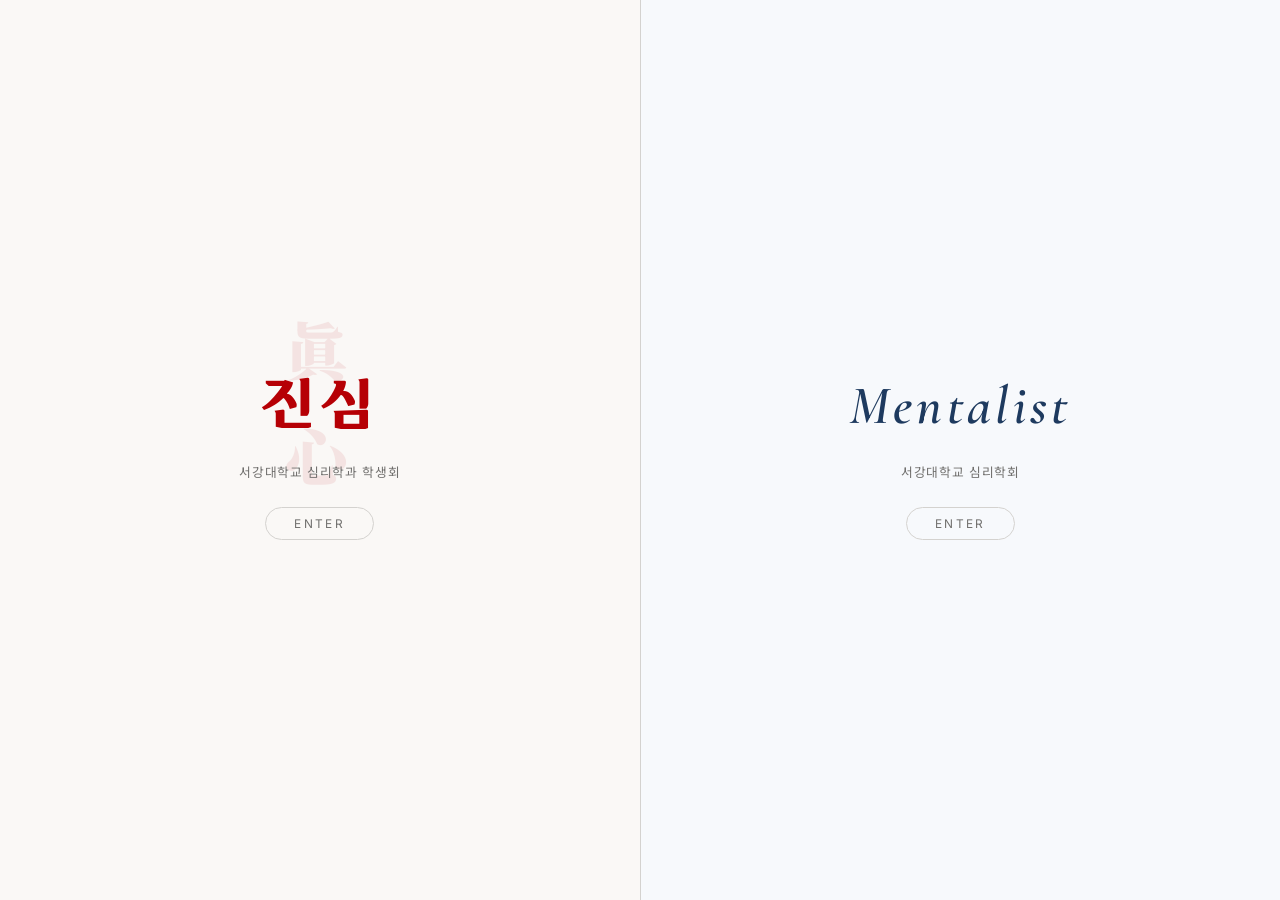
<file: index.html>
<!DOCTYPE html>
<html lang="ko">
<head>
  <meta charset="UTF-8">
  <meta name="viewport" content="width=device-width, initial-scale=1.0">
  <title>멘탈+진심 | 서강대학교 심리학과</title>
  <meta name="description" content="서강대학교 심리학과 학생회 진심 · 심리학회 Mentalist">

  <!-- Fonts -->
  <link rel="preconnect" href="https://fonts.googleapis.com">
  <link rel="preconnect" href="https://fonts.gstatic.com" crossorigin>
  <link href="https://fonts.googleapis.com/css2?family=Cormorant+Garamond:ital,wght@0,400;0,600;1,400;1,600&family=Inter:wght@400;500;600&family=Noto+Sans+KR:wght@400;500;600;700&family=Noto+Serif+KR:wght@600;700;900&display=swap" rel="stylesheet">

  <link rel="stylesheet" href="css/style.css">
</head>
<body>

  <div class="split-page">

    <!-- 진심 -->
    <div class="split-side split-side--jinsim" data-target="jinsim.html">
      <div class="split-logo split-logo--jinsim logo-jinsim-layered">
        <span class="logo-hanja">眞心</span>
        <span class="logo-hangul">진심</span>
      </div>
      <div class="split-subtitle">서강대학교 심리학과 학생회</div>
      <button class="split-btn">Enter</button>
    </div>

    <!-- Divider -->
    <div class="split-divider"></div>

    <!-- Mentalist -->
    <div class="split-side split-side--mentalist" data-target="mentalist.html">
      <div class="split-logo split-logo--mentalist">Mentalist</div>
      <div class="split-subtitle">서강대학교 심리학회</div>
      <button class="split-btn">Enter</button>
    </div>

  </div>

  <script src="js/main.js"></script>
</body>
</html>
</file>
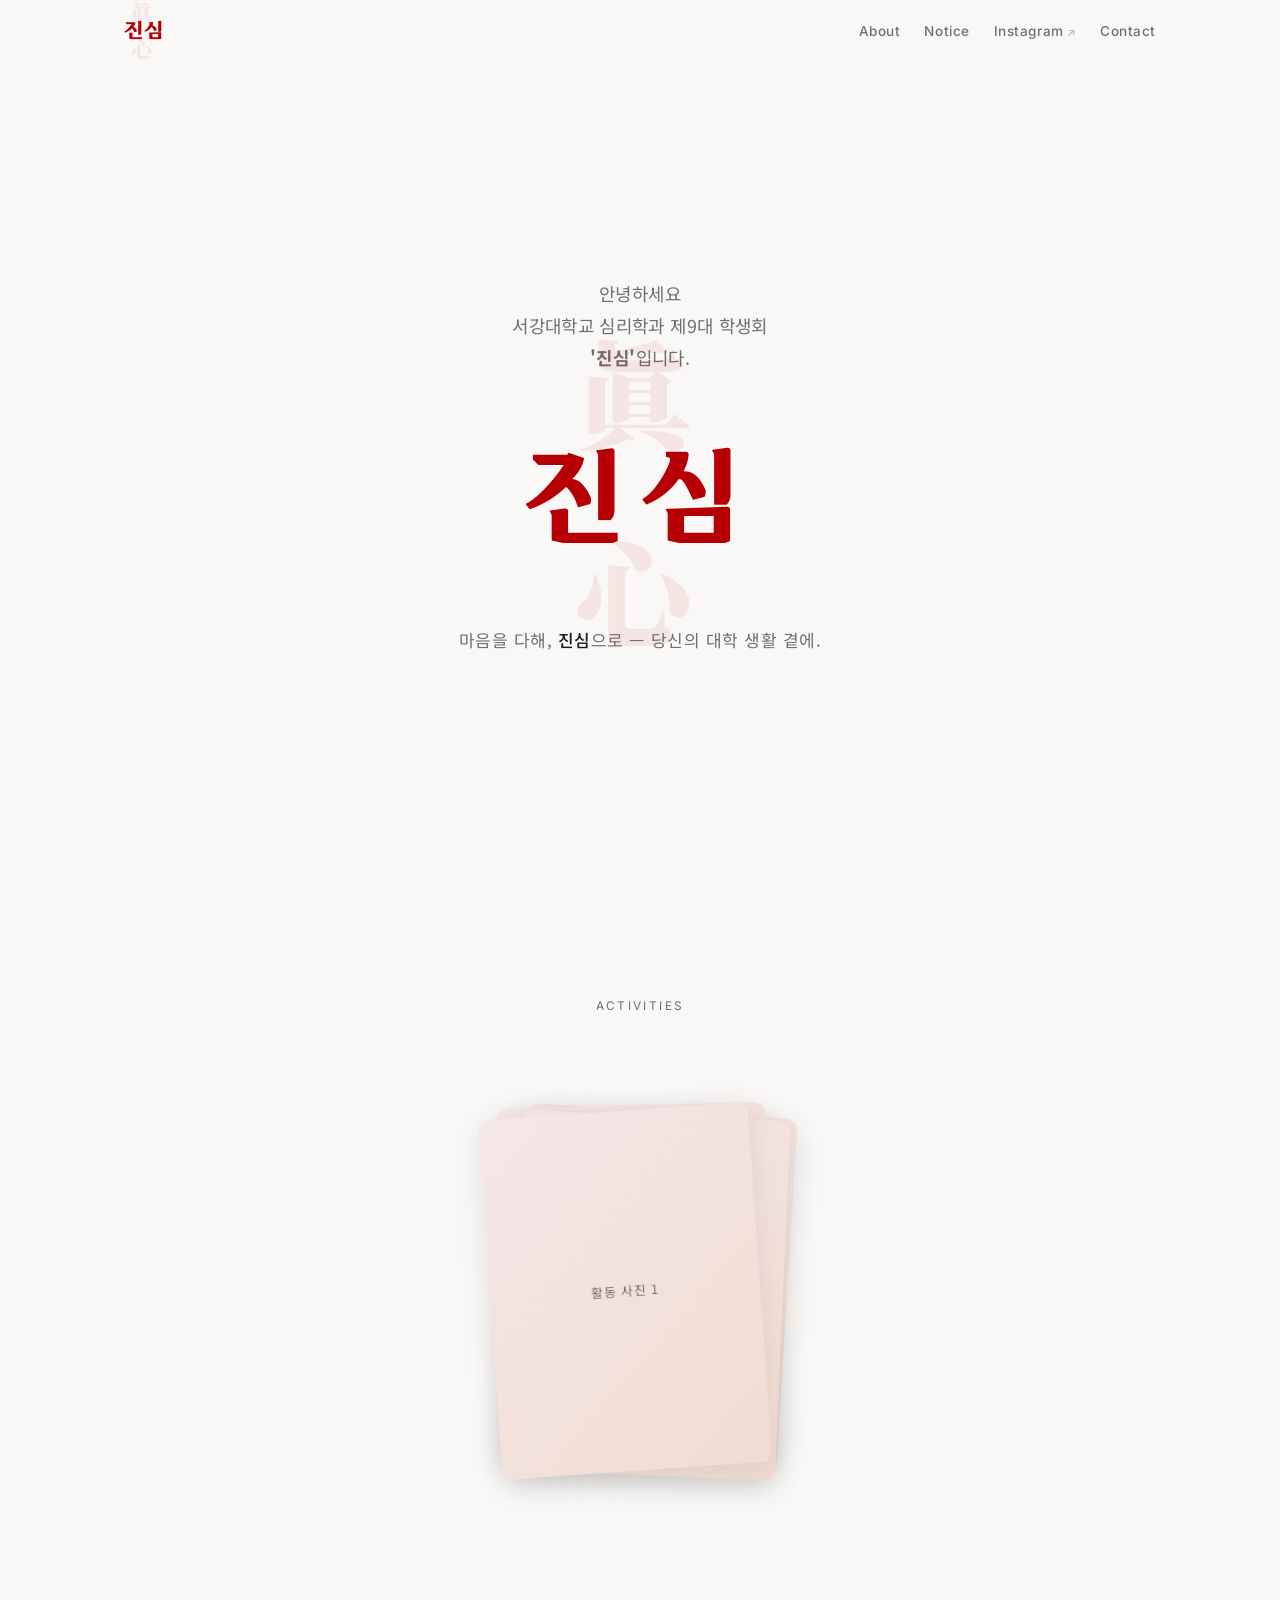
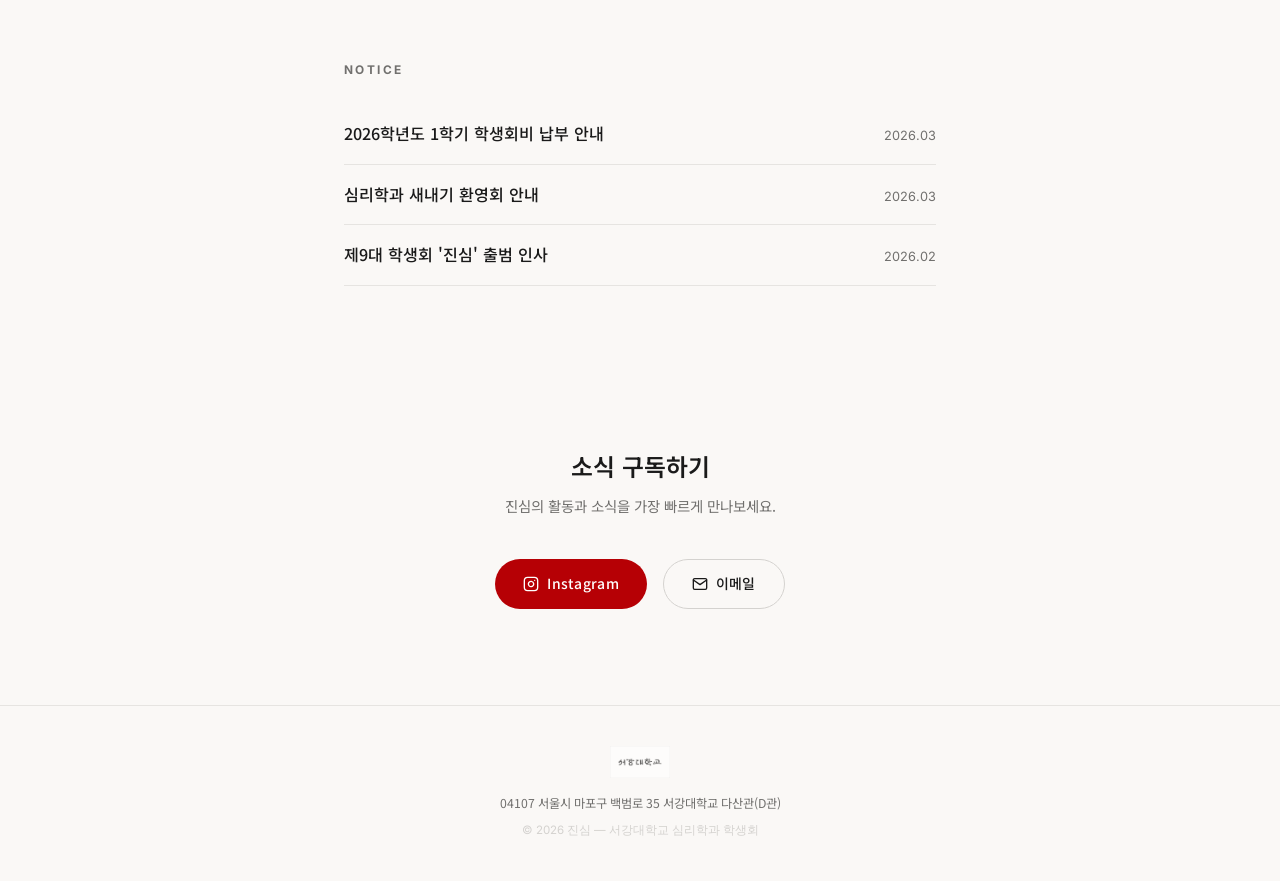
<file: jinsim.html>
<!DOCTYPE html>
<html lang="ko">
<head>
  <meta charset="UTF-8">
  <meta name="viewport" content="width=device-width, initial-scale=1.0">
  <title>진심 | 서강대학교 심리학과 학생회</title>
  <meta name="description" content="서강대학교 심리학과 제9대 학생회 '진심'">

  <!-- Fonts -->
  <link rel="preconnect" href="https://fonts.googleapis.com">
  <link rel="preconnect" href="https://fonts.gstatic.com" crossorigin>
  <link href="https://fonts.googleapis.com/css2?family=Cormorant+Garamond:ital,wght@0,400;0,600;1,400;1,600&family=Inter:wght@400;500;600&family=Noto+Sans+KR:wght@400;500;600;700&family=Noto+Serif+KR:wght@600;700;900&display=swap" rel="stylesheet">

  <link rel="stylesheet" href="css/style.css">
</head>
<body class="page-jinsim">

  <!-- Header -->
  <header class="site-header">
    <div class="header-inner">
      <a href="jinsim.html" class="header-logo header-logo--jinsim logo-jinsim-layered">
        <span class="logo-hanja">眞心</span>
        <span class="logo-hangul">진심</span>
      </a>

      <nav class="header-nav">
        <a href="#about">About</a>
        <a href="#notice">Notice</a>
        <a href="https://www.instagram.com/sogangpsy_official" target="_blank" rel="noopener">Instagram <span class="ext-icon">↗</span></a>
        <a href="#contact">Contact</a>
      </nav>

      <button class="menu-toggle" aria-label="메뉴 열기">
        <span></span><span></span><span></span>
      </button>
    </div>
  </header>

  <!-- Mobile Nav -->
  <nav class="mobile-nav">
    <a href="#about">About</a>
    <a href="#notice">Notice</a>
    <a href="https://www.instagram.com/sogangpsy_official" target="_blank" rel="noopener">Instagram <span class="ext-icon">↗</span></a>
    <a href="#contact">Contact</a>
  </nav>

  <!-- Hero / About -->
  <section id="about" class="hero">
    <p class="hero-greeting">
      안녕하세요<br>
      서강대학교 심리학과 제9대 학생회<br>
      <strong>'진심'</strong>입니다.
    </p>
    <div class="hero-logo hero-logo--jinsim logo-jinsim-layered">
      <span class="logo-hanja">眞心</span>
      <span class="logo-hangul">진심</span>
    </div>
    <p class="hero-slogan">
      마음을 다해, <em>진심</em>으로 — 당신의 대학 생활 곁에.
    </p>
  </section>

  <!-- Activity Photos -->
  <section class="gallery-section">
    <p class="gallery-label reveal">Activities</p>
    <div class="photo-gallery">
      <div class="photo-card">
        <div class="photo-placeholder photo-placeholder--jinsim">활동 사진 1</div>
      </div>
      <div class="photo-card">
        <div class="photo-placeholder photo-placeholder--jinsim">활동 사진 2</div>
      </div>
      <div class="photo-card">
        <div class="photo-placeholder photo-placeholder--jinsim">활동 사진 3</div>
      </div>
      <div class="photo-card">
        <div class="photo-placeholder photo-placeholder--jinsim">활동 사진 4</div>
      </div>
    </div>
  </section>

  <!-- Notice -->
  <section id="notice" class="notice-section">
    <h3>Notice</h3>
    <div class="notice-item">
      <span class="notice-title">2026학년도 1학기 학생회비 납부 안내</span>
      <span class="notice-date">2026.03</span>
    </div>
    <div class="notice-item">
      <span class="notice-title">심리학과 새내기 환영회 안내</span>
      <span class="notice-date">2026.03</span>
    </div>
    <div class="notice-item">
      <span class="notice-title">제9대 학생회 '진심' 출범 인사</span>
      <span class="notice-date">2026.02</span>
    </div>
  </section>

  <!-- Subscribe / Contact -->
  <section id="contact" class="subscribe-section reveal">
    <h2>소식 구독하기</h2>
    <p>진심의 활동과 소식을 가장 빠르게 만나보세요.</p>
    <div class="subscribe-buttons">
      <a href="https://www.instagram.com/sogangpsy_official" target="_blank" rel="noopener" class="btn btn-jinsim">
        <svg viewBox="0 0 24 24" fill="none" stroke="currentColor" stroke-width="2" stroke-linecap="round" stroke-linejoin="round"><rect x="2" y="2" width="20" height="20" rx="5" ry="5"/><path d="M16 11.37A4 4 0 1 1 12.63 8 4 4 0 0 1 16 11.37z"/><line x1="17.5" y1="6.5" x2="17.51" y2="6.5"/></svg>
        Instagram
      </a>
      <a href="mailto:jinsim@sogang.ac.kr" class="btn btn-outline">
        <svg viewBox="0 0 24 24" fill="none" stroke="currentColor" stroke-width="2" stroke-linecap="round" stroke-linejoin="round"><path d="M4 4h16c1.1 0 2 .9 2 2v12c0 1.1-.9 2-2 2H4c-1.1 0-2-.9-2-2V6c0-1.1.9-2 2-2z"/><polyline points="22,6 12,13 2,6"/></svg>
        이메일
      </a>
    </div>
  </section>

  <!-- Footer -->
  <footer class="site-footer">
    <div class="footer-inner">
      <img src="images/sogang-logo-kr.png" alt="서강대학교" class="footer-sogang-logo">
      <p class="footer-address">
        04107 서울시 마포구 백범로 35 서강대학교 다산관(D관)
      </p>
      <p class="footer-copy">&copy; 2026 진심 — 서강대학교 심리학과 학생회</p>
    </div>
  </footer>

  <script src="js/main.js"></script>
</body>
</html>
</file>
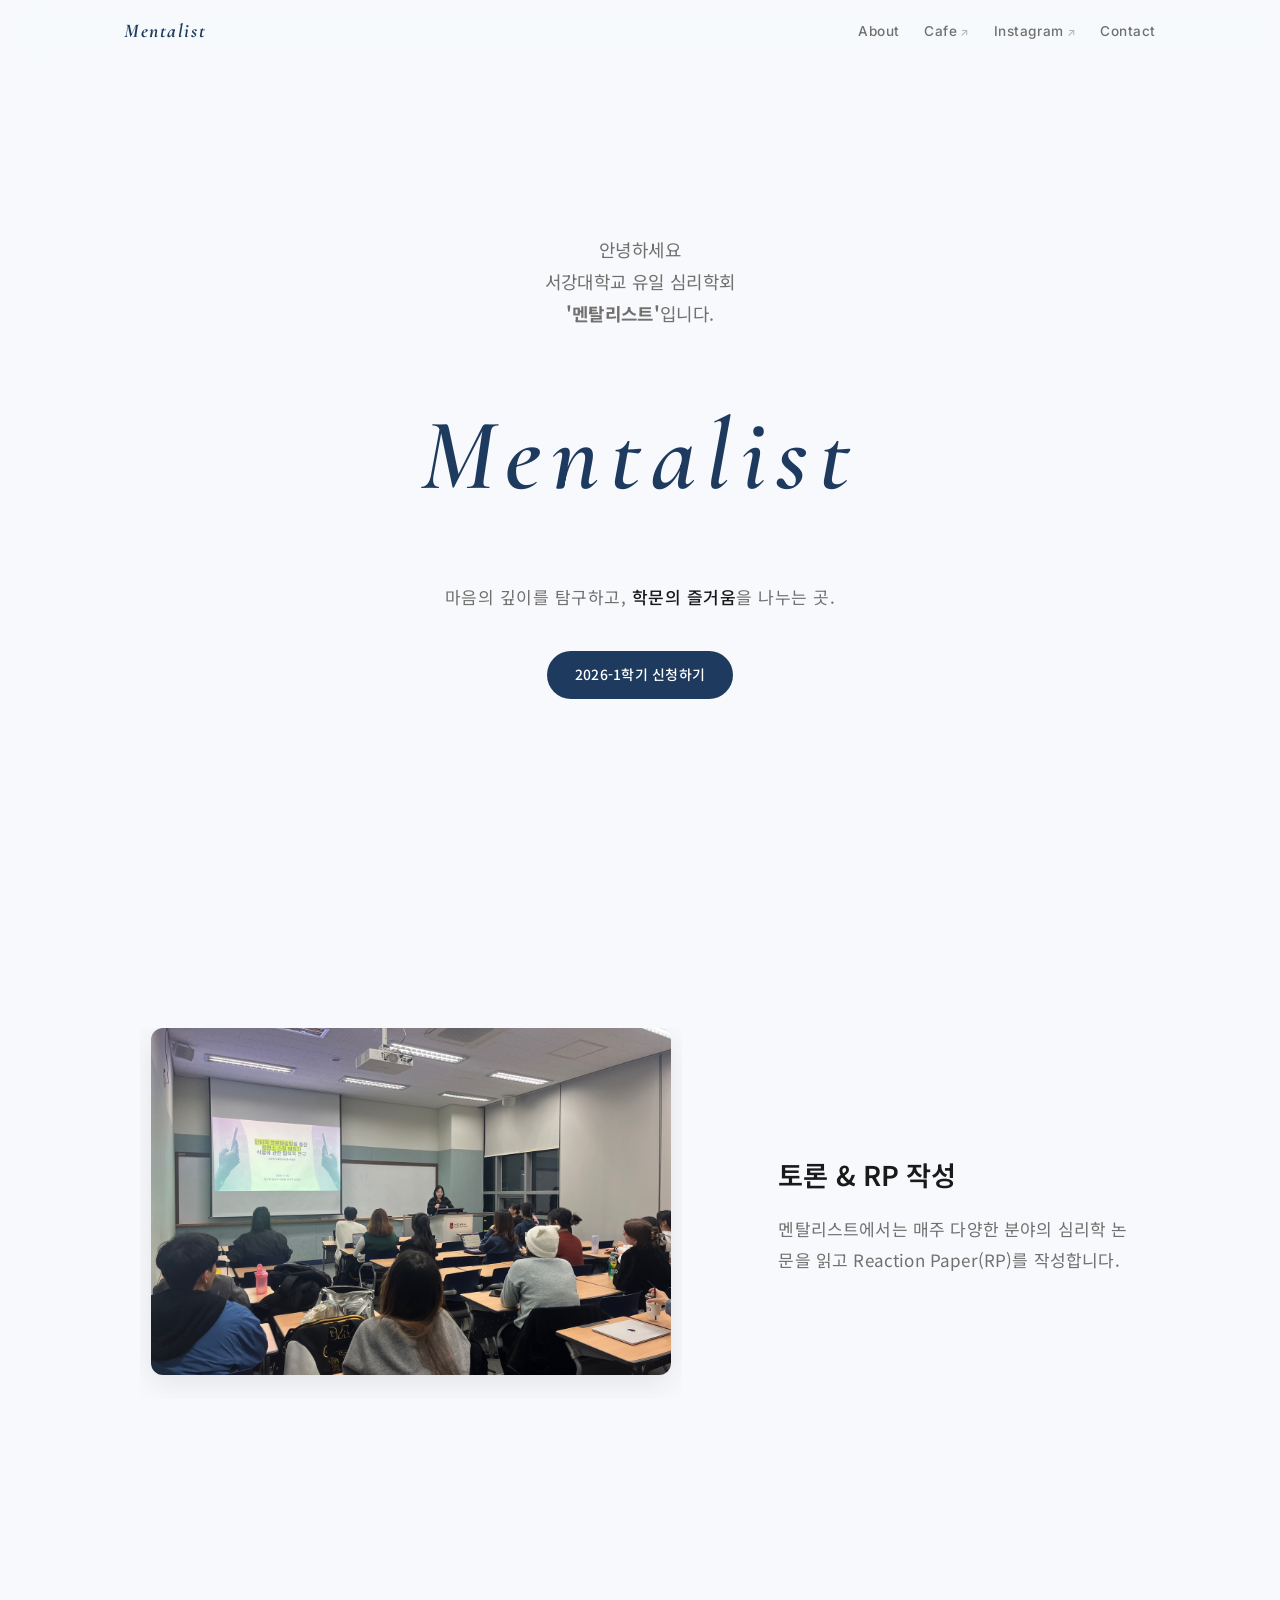
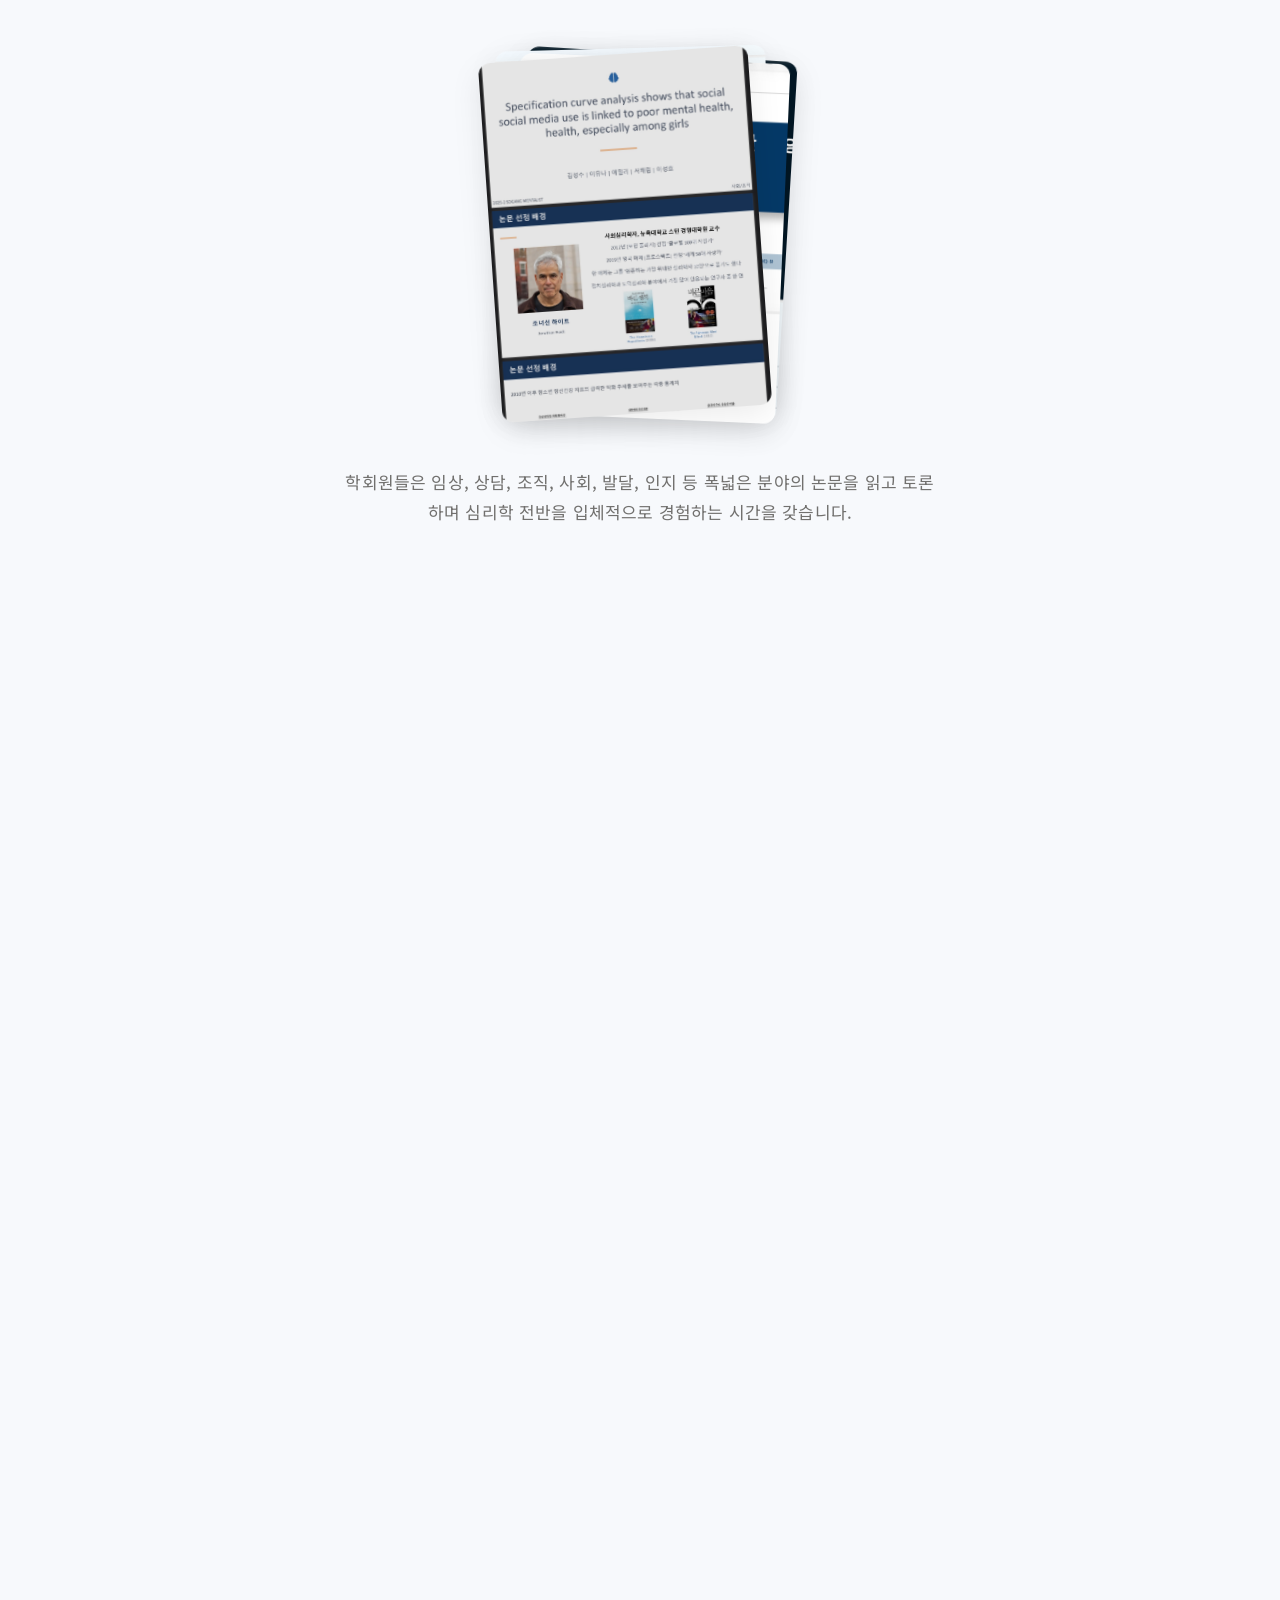
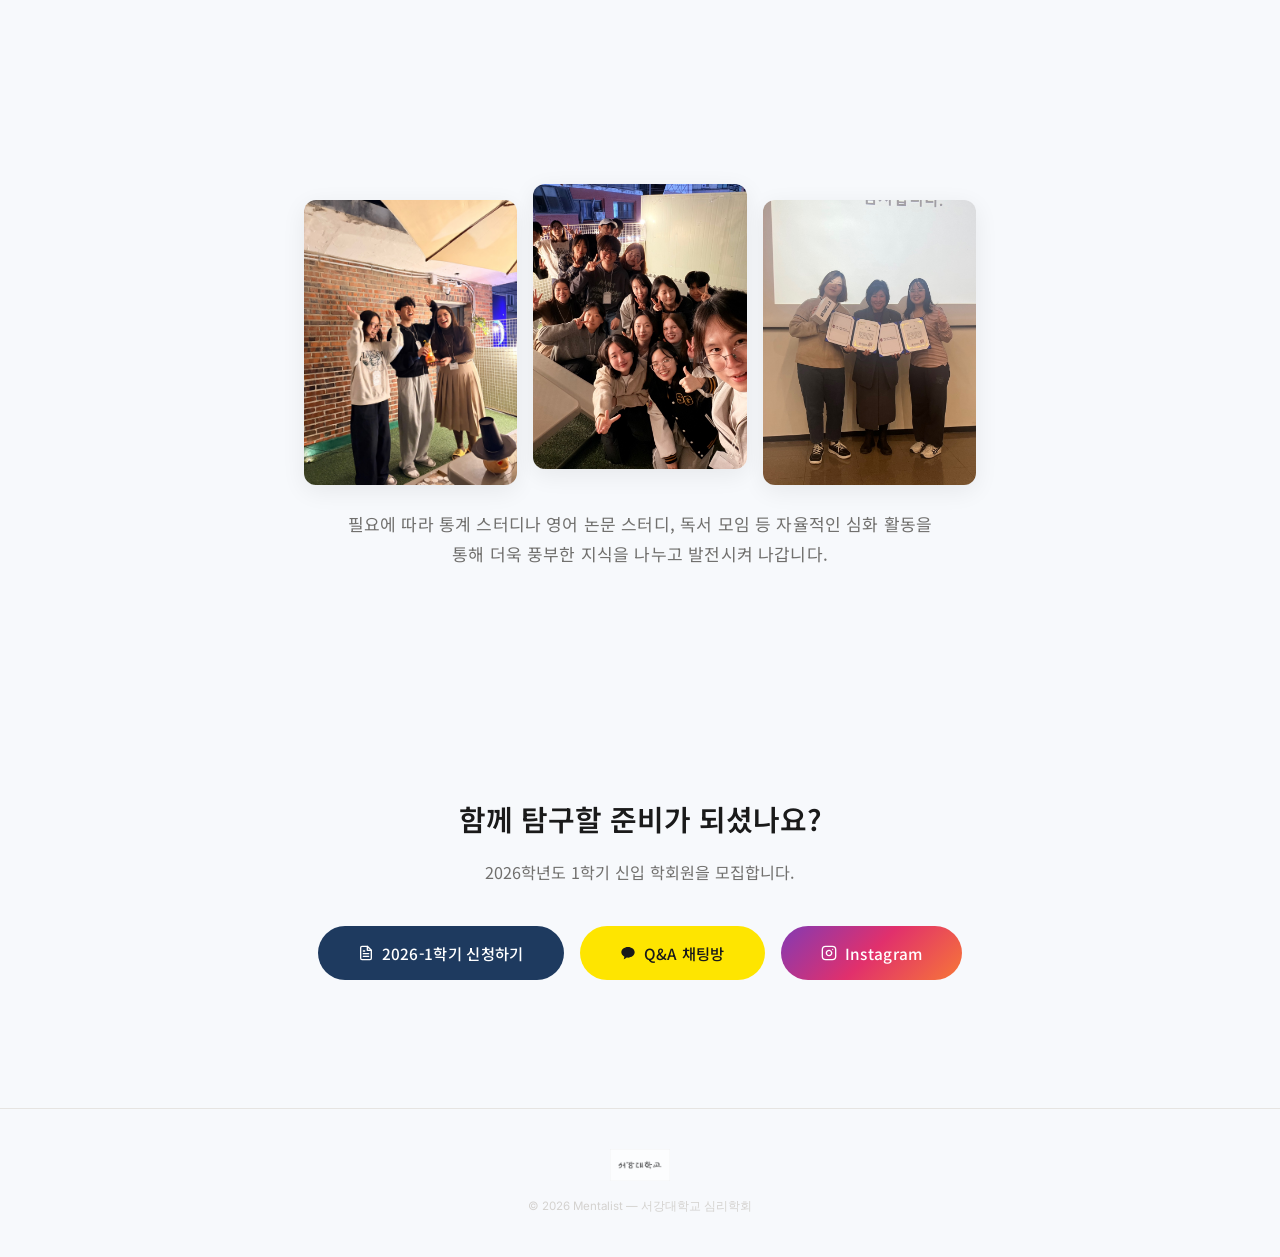
<file: mentalist.html>
<!DOCTYPE html>
<html lang="ko">
<head>
  <meta charset="UTF-8">
  <meta name="viewport" content="width=device-width, initial-scale=1.0">
  <title>Mentalist | 서강대학교 심리학회</title>
  <meta name="description" content="서강대학교 심리학회 Mentalist — 마음을 탐구하는 학술 공동체">

  <!-- Fonts -->
  <link rel="preconnect" href="https://fonts.googleapis.com">
  <link rel="preconnect" href="https://fonts.gstatic.com" crossorigin>
  <link href="https://fonts.googleapis.com/css2?family=Cormorant+Garamond:ital,wght@0,400;0,600;1,400;1,600&family=Inter:wght@400;500;600&family=Noto+Sans+KR:wght@400;500;600;700&family=Noto+Serif+KR:wght@600;700;900&display=swap" rel="stylesheet">

  <link rel="stylesheet" href="css/style.css">
</head>
<body class="page-mentalist">

  <!-- Header -->
  <header class="site-header">
    <div class="header-inner">
      <a href="mentalist.html" class="header-logo header-logo--mentalist">Mentalist</a>

      <nav class="header-nav">
        <a href="#about">About</a>
        <a href="https://cafe.naver.com/2302mentalist" target="_blank" rel="noopener">Cafe <span class="ext-icon">↗</span></a>
        <a href="https://www.instagram.com/mentalist_sogang" target="_blank" rel="noopener">Instagram <span class="ext-icon">↗</span></a>
        <a href="#contact">Contact</a>
      </nav>

      <button class="menu-toggle" aria-label="메뉴 열기">
        <span></span><span></span><span></span>
      </button>
    </div>
  </header>

  <!-- Mobile Nav -->
  <nav class="mobile-nav">
    <a href="#about">About</a>
    <a href="https://cafe.naver.com/2302mentalist" target="_blank" rel="noopener">Cafe <span class="ext-icon">↗</span></a>
    <a href="https://www.instagram.com/mentalist_sogang" target="_blank" rel="noopener">Instagram <span class="ext-icon">↗</span></a>
    <a href="#contact">Contact</a>
  </nav>

  <!-- Hero / About -->
  <section id="about" class="hero">
    <p class="hero-greeting">
      안녕하세요<br>
      서강대학교 유일 심리학회<br>
      <strong>'멘탈리스트'</strong>입니다.
    </p>
    <div class="hero-logo hero-logo--mentalist">Mentalist</div>
    <p class="hero-slogan">
      마음의 깊이를 탐구하고,<br class="mobile-br"> <em>학문의 즐거움</em>을 나누는 곳.
    </p>
    <a href="https://docs.google.com/forms/d/1fYGLmLWHrmZNyhk1BDpCgTgH7Wa9rkhxZ1Sx9X_Psvs/viewform" target="_blank" rel="noopener" class="btn btn-mentalist hero-cta">2026-1학기 신청하기</a>
  </section>

  <!-- 섹션 1: 토론 — 사진 왼쪽 | 텍스트 오른쪽 -->
  <section class="intro-side reveal-left">
    <div class="intro-side__media">
      <div class="intro__photos intro__photos--solo">
        <div class="intro__photo">
          <img src="images/mentalist/01-discussion/1.jpeg" alt="토론 활동">
        </div>
      </div>
    </div>
    <div class="intro-side__body">
      <h3 class="intro-side__title">토론 & RP 작성</h3>
      <p class="intro-side__desc">멘탈리스트에서는 매주 다양한 분야의 심리학 논문을 읽고 Reaction Paper(RP)를 작성합니다.</p>
    </div>
  </section>

  <!-- 섹션 2: 논문 분야 — 풀 와이드 (카드 스프레드) -->
  <section class="intro">
    <div class="photo-gallery">
      <div class="photo-card">
        <img src="images/mentalist/02-papers/KakaoTalk_Photo_2026-03-01-16-43-11 001.jpeg" alt="논문 읽기">
      </div>
      <div class="photo-card">
        <img src="images/mentalist/02-papers/스크린샷 2026-03-01 오후 5.30.50.png" alt="논문 분야">
      </div>
      <div class="photo-card">
        <img src="images/mentalist/02-papers/스크린샷 2026-03-01 오후 5.34.55.png" alt="논문 분야">
      </div>
      <div class="photo-card">
        <img src="images/mentalist/02-papers/스크린샷 2026-03-01 오후 6.32.47.png" alt="논문 분야">
      </div>
    </div>
    <p class="intro__text">학회원들은 임상, 상담, 조직, 사회, 발달, 인지 등 폭넓은 분야의 논문을 읽고 토론하며 심리학 전반을 입체적으로 경험하는 시간을 갖습니다.</p>
  </section>

  <!-- 섹션 3: 발제 — 텍스트 왼쪽 | 사진 오른쪽 (반전) -->
  <section class="intro-side intro-side--reverse reveal-right" style="margin-top: var(--space-2xl);">
    <div class="intro-side__media">
      <div class="intro__photos intro__photos--solo">
        <div class="intro__photo">
          <img src="images/mentalist/03-presentation/스크린샷 2026-03-01 오후 5.00.06.png" alt="발제 활동">
        </div>
      </div>
    </div>
    <div class="intro-side__body">
      <h3 class="intro-side__title">발제 & 논문 분석</h3>
      <p class="intro-side__desc">발제자는 논문을 직접 선정하고 분석합니다. 연구의 흐름과 방법론, 한계점 등을 정리하며 관심 분야를 보다 깊이 탐구하는 기회를 갖게 됩니다.</p>
    </div>
  </section>

  <!-- 섹션 4: 다과회/특강 — 사진 왼쪽 | 텍스트 오른쪽 -->
  <section class="intro-side intro--tinted reveal-left">
    <div class="intro-side__media">
      <div class="intro__photos intro__photos--stagger">
        <div class="intro__photo">
          <img src="images/mentalist/04-seminar/KakaoTalk_Photo_2026-02-22-20-14-44 004.jpeg" alt="다과회">
        </div>
        <div class="intro__photo">
          <img src="images/mentalist/04-seminar/KakaoTalk_Photo_2026-02-22-20-14-46 015.jpeg" alt="특강">
        </div>
      </div>
    </div>
    <div class="intro-side__body">
      <h3 class="intro-side__title">다과회 & 특강</h3>
      <p class="intro-side__desc">또한 매 학기 심리학과 교수님과의 다과회, 대학원생 특강을 진행하여 진로 및 전공에 대해 보다 깊게 탐색할 수 있는 소통의 장을 마련하고 있습니다.</p>
    </div>
  </section>

  <!-- 섹션 5: 친목 활동 — 풀 와이드 (3장 그리드) -->
  <section class="intro intro--last reveal">
    <div class="intro__photos intro__photos--trio">
      <div class="intro__photo">
        <img src="images/mentalist/05-social/KakaoTalk_Photo_2026-02-22-20-14-45 008.jpeg" alt="친목 활동">
      </div>
      <div class="intro__photo intro__photo--lift">
        <img src="images/mentalist/05-social/KakaoTalk_Photo_2026-02-22-20-14-45 009.jpeg" alt="친목 활동">
      </div>
      <div class="intro__photo">
        <img src="images/mentalist/05-social/KakaoTalk_Photo_2026-02-22-20-14-46 016.jpeg" alt="친목 활동">
      </div>
    </div>
    <p class="intro__text">필요에 따라 통계 스터디나 영어 논문 스터디, 독서 모임 등 자율적인 심화 활동을 통해 더욱 풍부한 지식을 나누고 발전시켜 나갑니다.</p>
  </section>

  <!-- CTA -->
  <section id="contact" class="cta-section reveal">
    <h2>함께 탐구할 준비가 되셨나요?</h2>
    <p>2026학년도 1학기 신입 학회원을 모집합니다.</p>
    <div class="cta-buttons">
      <a href="https://docs.google.com/forms/d/1fYGLmLWHrmZNyhk1BDpCgTgH7Wa9rkhxZ1Sx9X_Psvs/viewform" target="_blank" rel="noopener" class="btn btn-mentalist">
        <svg viewBox="0 0 24 24" fill="none" stroke="currentColor" stroke-width="2" stroke-linecap="round" stroke-linejoin="round"><path d="M14 2H6a2 2 0 0 0-2 2v16a2 2 0 0 0 2 2h12a2 2 0 0 0 2-2V8z"/><polyline points="14 2 14 8 20 8"/><line x1="16" y1="13" x2="8" y2="13"/><line x1="16" y1="17" x2="8" y2="17"/><polyline points="10 9 9 9 8 9"/></svg>
        2026-1학기 신청하기
      </a>
      <a href="https://open.kakao.com/o/sIgfBBgi" target="_blank" rel="noopener" class="btn btn-kakao">
        <svg viewBox="0 0 24 24" fill="currentColor"><path d="M12 3C6.48 3 2 6.58 2 10.94c0 2.8 1.86 5.27 4.66 6.67-.15.53-.96 3.4-.99 3.62 0 0-.02.16.08.22.1.06.22.03.22.03.3-.04 3.44-2.26 3.98-2.64.65.1 1.33.15 2.05.15 5.52 0 10-3.58 10-7.94C22 6.58 17.52 3 12 3z"/></svg>
        Q&A 채팅방
      </a>
      <a href="https://www.instagram.com/mentalist_sogang" target="_blank" rel="noopener" class="btn btn-instagram">
        <svg viewBox="0 0 24 24" fill="none" stroke="currentColor" stroke-width="2" stroke-linecap="round" stroke-linejoin="round"><rect x="2" y="2" width="20" height="20" rx="5" ry="5"/><path d="M16 11.37A4 4 0 1 1 12.63 8 4 4 0 0 1 16 11.37z"/><line x1="17.5" y1="6.5" x2="17.51" y2="6.5"/></svg>
        Instagram
      </a>
    </div>
  </section>

  <!-- Footer -->
  <footer class="site-footer">
    <div class="footer-inner">
      <img src="images/sogang-logo-kr.png" alt="서강대학교" class="footer-sogang-logo">
      <p class="footer-copy">&copy; 2026 Mentalist — 서강대학교 심리학회</p>
    </div>
  </footer>

  <script src="js/main.js"></script>
</body>
</html>
</file>
<file: css/style.css>
/* ============================================= */
/*  멘탈+진심 — Design System                     */
/*  Mobile-first · Minimal · Academic             */
/* ============================================= */

/* --- 서강체 (Sogang Font) --- */
@font-face {
  font-family: 'Sogang';
  src: url('../fonts/SOGANGUNIVERSITY.woff2') format('woff2'),
       url('../fonts/SOGANGUNIVERSITY.woff') format('woff');
  font-weight: normal;
  font-display: swap;
}

/* --- Custom Properties --- */
:root {
  /* Shared */
  --color-bg: #FAFAF8;
  --color-surface: #FFFFFF;
  --color-text: #1A1A1A;
  --color-text-secondary: #71706E;
  --color-border: #E6E4E1;
  --color-divider: #D4D2CF;

  /* Sogang Cardinal (서강 카디날) */
  --sogang-red: #B60005;
  --sogang-red-light: #D4232A;
  --sogang-red-dark: #8E0004;

  /* 진심 — 서강 카디날 기반 */
  --js-primary: #B60005;
  --js-primary-light: #D4232A;
  --js-accent: #C9A96E;
  --js-bg: #FAF8F6;

  /* Mentalist — 깊은 네이비 (학술적 권위) */
  --mt-primary: #1E3A5F;
  --mt-primary-light: #2C4F7C;
  --mt-accent: #6B8DB5;
  --mt-bg: #F7F9FC;

  /* Typography */
  --font-kr: 'Noto Sans KR', sans-serif;
  --font-kr-serif: 'Sogang', 'Noto Serif KR', serif;
  --font-en: 'Inter', sans-serif;
  --font-en-serif: 'Cormorant Garamond', serif;

  /* Spacing (8px grid) */
  --space-xs: 4px;
  --space-sm: 8px;
  --space-md: 16px;
  --space-lg: 24px;
  --space-xl: 40px;
  --space-2xl: 64px;
  --space-3xl: 96px;
  --space-4xl: 128px;

  /* Transition */
  --ease-out: cubic-bezier(0.25, 0.1, 0.25, 1);
  --ease-spring: cubic-bezier(0.34, 1.56, 0.64, 1);
  --duration-fast: 0.2s;
  --duration-normal: 0.4s;
  --duration-slow: 0.8s;
}

/* --- Reset --- */
*, *::before, *::after {
  margin: 0;
  padding: 0;
  box-sizing: border-box;
}

html {
  font-size: 17px;
  scroll-behavior: smooth;
  -webkit-font-smoothing: antialiased;
  -moz-osx-font-smoothing: grayscale;
}

body {
  font-family: var(--font-kr);
  color: var(--color-text);
  background: var(--color-bg);
  line-height: 1.7;
  overflow-x: hidden;
}

a {
  color: inherit;
  text-decoration: none;
}

button {
  font-family: inherit;
  cursor: pointer;
  border: none;
  background: none;
}

img {
  max-width: 100%;
  display: block;
}

/* ============================================= */
/*  SPLIT PAGE (갈림길)                            */
/* ============================================= */

.split-page {
  position: fixed;
  inset: 0;
  display: flex;
  flex-direction: column;
  overflow: hidden;
}

.split-side {
  flex: 1;
  display: flex;
  flex-direction: column;
  align-items: center;
  justify-content: center;
  position: relative;
  transition: flex var(--duration-slow) var(--ease-out);
  cursor: pointer;
  overflow: hidden;
}

.split-side::before {
  content: '';
  position: absolute;
  inset: 0;
  opacity: 0;
  transition: opacity var(--duration-normal) var(--ease-out);
}

.split-side--jinsim {
  background: var(--js-bg);
}

.split-side--jinsim::before {
  background: linear-gradient(135deg, rgba(182, 0, 5, 0.03), transparent);
}

.split-side--mentalist {
  background: var(--mt-bg);
}

.split-side--mentalist::before {
  background: linear-gradient(135deg, rgba(30, 58, 95, 0.03), transparent);
}

.split-side:hover::before {
  opacity: 1;
}

.split-side:hover {
  flex: 1.15;
}

/* Divider */
.split-divider {
  width: 100%;
  height: 1px;
  background: var(--color-divider);
  position: relative;
  z-index: 10;
  transform: scaleX(0);
  animation: dividerDraw 1s var(--ease-out) 0.3s forwards;
}

/* Logo area */
.split-logo {
  opacity: 0;
  transform: translateY(12px);
  animation: fadeUp 0.7s var(--ease-out) 0.9s forwards;
}

.split-logo--jinsim {
  font-family: var(--font-kr-serif);
  font-size: 2.5rem;
  font-weight: 700;
  letter-spacing: 0.15em;
  color: var(--js-primary);
}

/* --- 진심 겹침 로고 (한글 + 한자 그림자) --- */
.logo-jinsim-layered {
  position: relative;
  display: inline-block;
}

.logo-jinsim-layered .logo-hangul {
  position: relative;
  z-index: 2;
}

.logo-jinsim-layered .logo-hanja {
  position: absolute;
  top: 50%;
  left: 50%;
  transform: translate(-48%, -48%);
  z-index: 1;
  font-family: var(--font-kr-serif);
  font-weight: 900;
  color: var(--js-primary);
  opacity: 0.08;
  letter-spacing: 0.15em;
  pointer-events: none;
  user-select: none;
  font-size: 1.15em;
}

/* 호버시 한자 살짝 드러남 */
.split-side--jinsim:hover .logo-hanja,
.hero:hover .logo-hanja {
  opacity: 0.14;
  transition: opacity 0.6s var(--ease-out);
}

.split-logo--mentalist {
  font-family: var(--font-en-serif);
  font-size: 2.5rem;
  font-weight: 600;
  font-style: italic;
  letter-spacing: 0.08em;
  color: var(--mt-primary);
}

.split-subtitle {
  font-family: var(--font-kr);
  font-size: 0.75rem;
  color: var(--color-text-secondary);
  margin-top: var(--space-sm);
  letter-spacing: 0.05em;
  opacity: 0;
  animation: fadeUp 0.7s var(--ease-out) 1.1s forwards;
}

.split-btn {
  margin-top: var(--space-lg);
  padding: 8px 28px;
  font-size: 0.7rem;
  font-family: var(--font-en);
  letter-spacing: 0.2em;
  text-transform: uppercase;
  border: 1px solid var(--color-divider);
  border-radius: 100px;
  color: var(--color-text-secondary);
  transition: all var(--duration-normal) var(--ease-out);
  opacity: 0;
  animation: fadeUp 0.7s var(--ease-out) 1.3s forwards;
}

.split-side--jinsim .split-btn:hover {
  border-color: var(--js-primary);
  color: var(--js-primary);
  background: rgba(182, 0, 5, 0.04);
}

.split-side--mentalist .split-btn:hover {
  border-color: var(--mt-primary);
  color: var(--mt-primary);
  background: rgba(30, 58, 95, 0.04);
}

/* Split page exit animation */
.split-page.exit-left .split-side--jinsim {
  flex: 20;
}
.split-page.exit-left .split-side--mentalist {
  flex: 0;
  opacity: 0;
}
.split-page.exit-right .split-side--mentalist {
  flex: 20;
}
.split-page.exit-right .split-side--jinsim {
  flex: 0;
  opacity: 0;
}
.split-page.exit-left .split-divider,
.split-page.exit-right .split-divider {
  opacity: 0;
}

/* ============================================= */
/*  COMMON — Header                               */
/* ============================================= */

.site-header {
  position: fixed;
  top: 0;
  left: 0;
  right: 0;
  z-index: 100;
  background: rgba(250, 250, 248, 0.85);
  backdrop-filter: blur(20px);
  -webkit-backdrop-filter: blur(20px);
  border-bottom: 1px solid transparent;
  transition: border-color var(--duration-normal) var(--ease-out),
              box-shadow var(--duration-normal) var(--ease-out);
}

.site-header.scrolled {
  border-bottom-color: var(--color-border);
  box-shadow: 0 1px 12px rgba(0, 0, 0, 0.04);
}

.header-inner {
  max-width: 1080px;
  margin: 0 auto;
  padding: 0 var(--space-lg);
  height: 56px;
  display: flex;
  align-items: center;
  justify-content: space-between;
}

.header-logo {
  font-size: 1.15rem;
  font-weight: 700;
  letter-spacing: 0.08em;
  transition: opacity var(--duration-fast);
}

.header-logo:hover {
  opacity: 0.7;
}

.header-logo--jinsim {
  font-family: var(--font-kr-serif);
  color: var(--js-primary);
}

/* 헤더 내 소형 겹침 로고 */
.header-logo .logo-hanja {
  font-size: 1.1em;
  opacity: 0.07;
}

.header-logo:hover .logo-hanja {
  opacity: 0.13;
  transition: opacity 0.4s var(--ease-out);
}

.header-logo--mentalist {
  font-family: var(--font-en-serif);
  font-style: italic;
  color: var(--mt-primary);
}

.header-nav {
  display: flex;
  align-items: center;
  gap: var(--space-lg);
}

.header-nav a {
  font-size: 0.8rem;
  font-family: var(--font-en);
  font-weight: 500;
  letter-spacing: 0.04em;
  color: var(--color-text-secondary);
  transition: color var(--duration-fast);
  display: flex;
  align-items: center;
  gap: 3px;
}

.header-nav a:hover {
  color: var(--color-text);
}

.header-nav a .ext-icon {
  font-size: 0.65rem;
  opacity: 0.5;
  transition: transform var(--duration-fast), opacity var(--duration-fast);
}

.header-nav a:hover .ext-icon {
  transform: translate(1px, -1px);
  opacity: 0.8;
}

/* Mobile hamburger */
.menu-toggle {
  display: none;
  width: 24px;
  height: 24px;
  flex-direction: column;
  justify-content: center;
  align-items: center;
  gap: 5px;
}

.menu-toggle span {
  display: block;
  width: 18px;
  height: 1.5px;
  background: var(--color-text);
  border-radius: 2px;
  transition: all var(--duration-normal) var(--ease-out);
}

.menu-toggle.active span:nth-child(1) {
  transform: rotate(45deg) translate(2.3px, 2.3px);
}
.menu-toggle.active span:nth-child(2) {
  opacity: 0;
}
.menu-toggle.active span:nth-child(3) {
  transform: rotate(-45deg) translate(2.3px, -2.3px);
}

/* Mobile nav overlay */
.mobile-nav {
  display: none;
  position: fixed;
  top: 56px;
  left: 0;
  right: 0;
  bottom: 0;
  background: rgba(250, 250, 248, 0.97);
  backdrop-filter: blur(20px);
  -webkit-backdrop-filter: blur(20px);
  z-index: 99;
  flex-direction: column;
  align-items: center;
  justify-content: center;
  gap: var(--space-xl);
  opacity: 0;
  pointer-events: none;
  transition: opacity var(--duration-normal) var(--ease-out);
}

.mobile-nav.open {
  opacity: 1;
  pointer-events: auto;
}

.mobile-nav a {
  font-size: 1.1rem;
  font-family: var(--font-en);
  font-weight: 500;
  letter-spacing: 0.06em;
  color: var(--color-text-secondary);
  display: flex;
  align-items: center;
  gap: 4px;
}

/* ============================================= */
/*  COMMON — Hero Section                         */
/* ============================================= */

.hero {
  min-height: 100vh;
  display: flex;
  flex-direction: column;
  align-items: center;
  justify-content: center;
  text-align: center;
  padding: var(--space-4xl) var(--space-lg) var(--space-3xl);
}

.hero-greeting {
  font-size: 0.95rem;
  color: var(--color-text-secondary);
  letter-spacing: 0.02em;
  line-height: 1.8;
  margin-bottom: var(--space-xl);
  opacity: 0;
  transform: translateY(16px);
  animation: fadeUp 0.8s var(--ease-out) 0.2s forwards;
}

.hero-logo {
  margin-bottom: var(--space-xl);
  opacity: 0;
  transform: translateY(16px);
  animation: fadeUp 0.8s var(--ease-out) 0.5s forwards;
}

.hero-logo--jinsim {
  font-family: var(--font-kr-serif);
  font-size: 4rem;
  font-weight: 900;
  color: var(--js-primary);
  letter-spacing: 0.2em;
}

.hero-logo--mentalist {
  font-family: var(--font-en-serif);
  font-size: 4rem;
  font-weight: 600;
  font-style: italic;
  color: var(--mt-primary);
  letter-spacing: 0.1em;
}

.hero-slogan {
  font-size: 1rem;
  color: var(--color-text-secondary);
  letter-spacing: 0.03em;
  opacity: 0;
  transform: translateY(16px);
  animation: fadeUp 0.8s var(--ease-out) 0.8s forwards;
}

.hero-slogan em {
  font-style: normal;
  font-weight: 500;
  color: var(--color-text);
}

.mobile-br {
  display: none;
}

.hero-cta {
  margin-top: var(--space-xl);
  opacity: 0;
  transform: translateY(16px);
  animation: fadeUp 0.8s var(--ease-out) 1.1s forwards;
}

/* ============================================= */
/*  Photo Gallery — Scroll Spread Effect          */
/* ============================================= */

.gallery-section {
  padding: var(--space-3xl) var(--space-lg);
  overflow: hidden;
}

.gallery-label {
  text-align: center;
  font-size: 0.7rem;
  font-family: var(--font-en);
  letter-spacing: 0.2em;
  text-transform: uppercase;
  color: var(--color-text-secondary);
  margin-bottom: var(--space-2xl);
}

.photo-gallery {
  position: relative;
  max-width: 960px;
  margin: 0 auto;
  height: 420px;
  display: flex;
  align-items: center;
  justify-content: center;
}

.photo-card {
  position: absolute;
  width: 250px;
  height: 340px;
  border-radius: 12px;
  overflow: hidden;
  box-shadow: 0 8px 32px rgba(0, 0, 0, 0.08);
  transition: transform var(--duration-slow) var(--ease-out),
              box-shadow var(--duration-slow) var(--ease-out);
  will-change: transform;
}

.photo-card img {
  width: 100%;
  height: 100%;
  object-fit: cover;
}

/* Placeholder for photos */
.photo-placeholder {
  width: 100%;
  height: 100%;
  display: flex;
  align-items: center;
  justify-content: center;
  font-size: 0.75rem;
  color: var(--color-text-secondary);
  letter-spacing: 0.05em;
}

.photo-placeholder--jinsim {
  background: linear-gradient(135deg, #F5E6E8, #F0DCD0);
}

.photo-placeholder--mentalist {
  background: linear-gradient(135deg, #E4EAF2, #D8E2EE);
}

/* Stacked state (default) */
.photo-card:nth-child(1) { transform: rotate(-4deg) translateX(-15px); z-index: 4; }
.photo-card:nth-child(2) { transform: rotate(2.5deg) translateX(8px) translateY(5px); z-index: 3; }
.photo-card:nth-child(3) { transform: rotate(-1.5deg) translateX(-5px) translateY(-5px); z-index: 2; }
.photo-card:nth-child(4) { transform: rotate(3.5deg) translateX(12px); z-index: 1; }

/* Spread state — driven by JS --spread custom property */
.photo-gallery[data-spread] .photo-card:nth-child(1) {
  transform: rotate(calc(-4deg + 3deg * var(--spread, 0)))
             translateX(calc(-15px + -280px * var(--spread, 0)));
}
.photo-gallery[data-spread] .photo-card:nth-child(2) {
  transform: rotate(calc(2.5deg - 1.5deg * var(--spread, 0)))
             translateX(calc(8px + -102px * var(--spread, 0)))
             translateY(calc(5px - 5px * var(--spread, 0)));
}
.photo-gallery[data-spread] .photo-card:nth-child(3) {
  transform: rotate(calc(-1.5deg + 0.5deg * var(--spread, 0)))
             translateX(calc(-5px + 100px * var(--spread, 0)))
             translateY(calc(-5px + 5px * var(--spread, 0)));
}
.photo-gallery[data-spread] .photo-card:nth-child(4) {
  transform: rotate(calc(3.5deg - 2.5deg * var(--spread, 0)))
             translateX(calc(12px + 275px * var(--spread, 0)));
}

/* ============================================= */
/*  Activities List (Mentalist)                   */
/* ============================================= */

.activities-section {
  max-width: 640px;
  margin: 0 auto;
  padding: var(--space-2xl) var(--space-lg) var(--space-3xl);
}

.activities-section h3 {
  font-size: 0.7rem;
  font-family: var(--font-en);
  letter-spacing: 0.2em;
  text-transform: uppercase;
  color: var(--color-text-secondary);
  margin-bottom: var(--space-lg);
}

.activity-item {
  padding: var(--space-md) 0;
  border-bottom: 1px solid var(--color-border);
  display: flex;
  justify-content: space-between;
  align-items: baseline;
  opacity: 0;
  transform: translateY(12px);
  transition: opacity 0.6s var(--ease-out), transform 0.6s var(--ease-out);
}

.activity-item.visible {
  opacity: 1;
  transform: translateY(0);
}

.activity-item .activity-name {
  font-size: 0.95rem;
  font-weight: 500;
}

.activity-item .activity-desc {
  font-size: 0.78rem;
  color: var(--color-text-secondary);
}

/* ============================================= */
/*  Intro Sections (Mentalist — 소개 영역)        */
/* ============================================= */

.intro {
  max-width: 720px;
  margin: 0 auto;
  padding: var(--space-3xl) var(--space-lg) 0;
  text-align: center;
}

.intro--last {
  padding-bottom: var(--space-4xl);
}

/* Photo container — shared */
.intro__photos {
  margin-bottom: var(--space-lg);
}

/* Individual photo */
.intro__photo {
  border-radius: 12px;
  overflow: hidden;
  box-shadow: 0 6px 24px rgba(0, 0, 0, 0.07);
}

.intro__photo img {
  width: 100%;
  height: 100%;
  object-fit: cover;
  aspect-ratio: 4 / 3;
}

.intro__photo .photo-placeholder {
  aspect-ratio: 4 / 3;
}

/* Description text */
.intro__text {
  font-size: 1rem;
  color: var(--color-text-secondary);
  max-width: 600px;
  margin: 0 auto;
  line-height: 1.8;
  letter-spacing: 0.01em;
}

/* --- Layout: Duo (섹션 1 — 토론) --- */
.intro__photos--duo {
  display: grid;
  grid-template-columns: 1fr 0.88fr;
  gap: var(--space-md);
  align-items: end;
}

.intro__photos--duo .intro__photo--offset {
  transform: translateY(-12px);
}

/* --- Layout: Solo (섹션 3 — 발제) --- */
.intro__photos--solo {
  max-width: 520px;
  margin-left: auto;
  margin-right: auto;
}

.intro__photos--solo .intro__photo {
  box-shadow: 0 8px 32px rgba(0, 0, 0, 0.09);
}

.intro__photos--solo img,
.intro__photos--solo .photo-placeholder {
  aspect-ratio: 3 / 2;
}

/* --- Layout: Stagger (섹션 4 — 다과회/특강) --- */
.intro__photos--stagger {
  display: grid;
  grid-template-columns: 0.92fr 1fr;
  gap: var(--space-md);
  align-items: start;
}

.intro__photos--stagger .intro__photo:nth-child(2) {
  transform: translateY(24px);
}

/* --- Layout: Trio (섹션 5 — 친목) --- */
.intro__photos--trio {
  display: grid;
  grid-template-columns: repeat(3, 1fr);
  gap: var(--space-md);
  align-items: end;
}

.intro__photos--trio .intro__photo--lift {
  transform: translateY(-16px);
}

.intro__photos--trio img,
.intro__photos--trio .photo-placeholder {
  aspect-ratio: 3 / 4;
}

/* --- Intro inside photo-gallery (섹션 2 — 논문) --- */
.intro .photo-gallery {
  margin-bottom: var(--space-lg);
}

/* --- Tinted background for rhythm --- */
.intro--tinted {
  background: rgba(30, 58, 95, 0.02);
  overflow: hidden;
}

/* ============================================= */
/*  Side-by-side Intro (좌우 교차 레이아웃)       */
/* ============================================= */

.intro-side {
  max-width: 1080px;
  margin: 0 auto;
  padding: var(--space-3xl) var(--space-lg);
  display: grid;
  grid-template-columns: 1fr;
  gap: var(--space-xl);
  align-items: center;
}

.intro-side__media {
  overflow: hidden;
}

.intro-side__body {
  text-align: left;
}

.intro-side__title {
  font-family: var(--font-kr);
  font-size: 1.5rem;
  font-weight: 600;
  color: var(--color-text);
  margin-bottom: var(--space-md);
  letter-spacing: -0.01em;
}

.intro-side__desc {
  font-size: 1rem;
  color: var(--color-text-secondary);
  line-height: 1.85;
  letter-spacing: 0.01em;
}

/* ============================================= */
/*  Directional Scroll Reveal Animations         */
/* ============================================= */

.reveal-left {
  opacity: 0;
  transform: translateX(-40px);
  transition: opacity 0.8s var(--ease-out), transform 0.8s var(--ease-out);
}

.reveal-left.visible {
  opacity: 1;
  transform: translateX(0);
}

.reveal-right {
  opacity: 0;
  transform: translateX(40px);
  transition: opacity 0.8s var(--ease-out), transform 0.8s var(--ease-out);
}

.reveal-right.visible {
  opacity: 1;
  transform: translateX(0);
}

/* ============================================= */
/*  Notice Section (진심)                         */
/* ============================================= */

.notice-section {
  max-width: 640px;
  margin: 0 auto;
  padding: var(--space-2xl) var(--space-lg);
}

.notice-section h3 {
  font-size: 0.7rem;
  font-family: var(--font-en);
  letter-spacing: 0.2em;
  text-transform: uppercase;
  color: var(--color-text-secondary);
  margin-bottom: var(--space-lg);
}

.notice-item {
  padding: var(--space-md) 0;
  border-bottom: 1px solid var(--color-border);
  display: flex;
  justify-content: space-between;
  align-items: baseline;
  gap: var(--space-md);
  opacity: 0;
  transform: translateY(12px);
  transition: opacity 0.6s var(--ease-out), transform 0.6s var(--ease-out);
}

.notice-item.visible {
  opacity: 1;
  transform: translateY(0);
}

.notice-item .notice-title {
  font-size: 0.95rem;
  font-weight: 500;
  flex: 1;
}

.notice-item .notice-date {
  font-size: 0.75rem;
  font-family: var(--font-en);
  color: var(--color-text-secondary);
  white-space: nowrap;
}

/* ============================================= */
/*  Subscribe / Contact Section                   */
/* ============================================= */

.subscribe-section {
  text-align: center;
  padding: var(--space-3xl) var(--space-lg);
}

.subscribe-section h2 {
  font-size: 1.4rem;
  font-weight: 600;
  margin-bottom: var(--space-sm);
}

.subscribe-section p {
  font-size: 0.85rem;
  color: var(--color-text-secondary);
  margin-bottom: var(--space-xl);
}

.subscribe-buttons {
  display: flex;
  justify-content: center;
  gap: var(--space-md);
  flex-wrap: wrap;
}

.btn {
  display: inline-flex;
  align-items: center;
  gap: 8px;
  padding: 12px 28px;
  font-size: 0.82rem;
  font-weight: 500;
  border-radius: 100px;
  letter-spacing: 0.02em;
  transition: all var(--duration-normal) var(--ease-out);
}

.btn-outline {
  border: 1px solid var(--color-divider);
  color: var(--color-text);
  background: transparent;
}

.btn-outline:hover {
  border-color: var(--color-text);
  background: rgba(0, 0, 0, 0.02);
}

.btn-jinsim {
  background: var(--js-primary);
  color: #fff;
}

.btn-jinsim:hover {
  background: var(--js-primary-light);
  box-shadow: 0 4px 16px rgba(182, 0, 5, 0.25);
}

.btn-mentalist {
  background: var(--mt-primary);
  color: #fff;
}

.btn-mentalist:hover {
  background: var(--mt-primary-light);
  box-shadow: 0 4px 16px rgba(30, 58, 95, 0.2);
}

.btn svg {
  width: 16px;
  height: 16px;
}

/* ============================================= */
/*  CTA Section (Mentalist)                       */
/* ============================================= */

.cta-section {
  text-align: center;
  padding: var(--space-3xl) var(--space-lg) var(--space-4xl);
}

.cta-section h2 {
  font-size: 1.7rem;
  font-weight: 600;
  margin-bottom: var(--space-md);
}

.cta-section p {
  font-size: 0.95rem;
  color: var(--color-text-secondary);
  margin-bottom: var(--space-xl);
}

.cta-buttons {
  display: flex;
  justify-content: center;
  gap: var(--space-md);
  flex-wrap: wrap;
}

.cta-section .btn {
  padding: 14px 40px;
  font-size: 0.9rem;
}

.btn-kakao {
  background: #FEE500;
  color: #191919;
}

.btn-kakao:hover {
  background: #F5DC00;
  box-shadow: 0 4px 16px rgba(254, 229, 0, 0.35);
}

.btn-instagram {
  background: linear-gradient(135deg, #833AB4, #E1306C, #F77737);
  color: #fff;
}

.btn-instagram:hover {
  background: linear-gradient(135deg, #7232A1, #D42D65, #E06D30);
  box-shadow: 0 4px 16px rgba(225, 48, 108, 0.3);
}

/* ============================================= */
/*  Footer                                        */
/* ============================================= */

.site-footer {
  border-top: 1px solid var(--color-border);
  padding: var(--space-xl) var(--space-lg);
  text-align: center;
}

.footer-inner {
  max-width: 1080px;
  margin: 0 auto;
}

.footer-sogang-logo {
  height: 32px;
  width: auto;
  margin: 0 auto var(--space-md);
  opacity: 0.6;
}

.footer-logo {
  font-family: var(--font-en);
  font-size: 0.7rem;
  font-weight: 600;
  letter-spacing: 0.12em;
  text-transform: uppercase;
  color: var(--color-text-secondary);
  margin-bottom: var(--space-sm);
}

.footer-address {
  font-size: 0.72rem;
  color: var(--color-text-secondary);
  line-height: 1.6;
  margin-bottom: var(--space-sm);
}

.footer-copy {
  font-size: 0.68rem;
  font-family: var(--font-en);
  color: var(--color-divider);
}

/* ============================================= */
/*  Animations                                    */
/* ============================================= */

@keyframes fadeUp {
  from { opacity: 0; transform: translateY(16px); }
  to   { opacity: 1; transform: translateY(0); }
}

@keyframes fadeIn {
  from { opacity: 0; }
  to   { opacity: 1; }
}

@keyframes dividerDraw {
  from { transform: scaleX(0); }
  to   { transform: scaleX(1); }
}

/* Fade-in-up utility for scroll reveals */
.reveal {
  opacity: 0;
  transform: translateY(20px);
  transition: opacity 0.7s var(--ease-out), transform 0.7s var(--ease-out);
}

.reveal.visible {
  opacity: 1;
  transform: translateY(0);
}

/* ============================================= */
/*  Responsive — Tablet                           */
/* ============================================= */

@media (min-width: 768px) {
  .split-page {
    flex-direction: row;
  }

  .split-divider {
    width: 1px;
    height: 100%;
    animation-name: dividerDrawVertical;
  }

  @keyframes dividerDrawVertical {
    from { transform: scaleY(0); }
    to   { transform: scaleY(1); }
  }

  .split-logo--jinsim,
  .split-logo--mentalist {
    font-size: 3.2rem;
  }

  .header-inner {
    height: 64px;
  }

  .menu-toggle { display: none !important; }
  .header-nav { display: flex !important; }

  .hero-logo--jinsim,
  .hero-logo--mentalist {
    font-size: 6rem;
  }

  .hero-greeting {
    font-size: 1.05rem;
  }

  .photo-card {
    width: 270px;
    height: 360px;
  }

  /* Side-by-side layout on tablet+ */
  .intro-side {
    grid-template-columns: 3fr 2fr;
    gap: var(--space-3xl);
    padding: var(--space-4xl) var(--space-xl);
  }

  /* Reverse: text left, media right */
  .intro-side--reverse {
    direction: rtl;
  }

  .intro-side--reverse > * {
    direction: ltr;
  }

  .intro-side__title {
    font-size: 1.6rem;
  }
}

/* ============================================= */
/*  Responsive — Mobile                           */
/* ============================================= */

@media (max-width: 767px) {
  .menu-toggle {
    display: flex;
  }

  .header-nav {
    display: none;
  }

  .mobile-nav {
    display: flex;
  }

  .hero {
    padding: var(--space-3xl) var(--space-md) var(--space-2xl);
  }

  .hero-logo--jinsim,
  .hero-logo--mentalist {
    font-size: 2.8rem;
  }

  .hero-greeting {
    font-size: 0.82rem;
  }

  .hero-slogan {
    font-size: 0.82rem;
  }

  .mobile-br {
    display: inline;
  }

  .split-logo--jinsim,
  .split-logo--mentalist {
    font-size: 2rem;
  }

  /* Mobile gallery: smaller cards, tighter spread */
  .photo-gallery {
    height: 320px;
  }

  .photo-card {
    width: 160px;
    height: 220px;
    border-radius: 8px;
  }

  .photo-gallery[data-spread] .photo-card:nth-child(1) {
    transform: rotate(calc(-4deg + 3deg * var(--spread, 0)))
               translateX(calc(-10px + -140px * var(--spread, 0)));
  }
  .photo-gallery[data-spread] .photo-card:nth-child(2) {
    transform: rotate(calc(2.5deg - 1.5deg * var(--spread, 0)))
               translateX(calc(5px + -50px * var(--spread, 0)))
               translateY(calc(5px - 5px * var(--spread, 0)));
  }
  .photo-gallery[data-spread] .photo-card:nth-child(3) {
    transform: rotate(calc(-1.5deg + 0.5deg * var(--spread, 0)))
               translateX(calc(-5px + 48px * var(--spread, 0)))
               translateY(calc(-5px + 5px * var(--spread, 0)));
  }
  .photo-gallery[data-spread] .photo-card:nth-child(4) {
    transform: rotate(calc(3.5deg - 2.5deg * var(--spread, 0)))
               translateX(calc(10px + 138px * var(--spread, 0)));
  }

  .gallery-section {
    padding: var(--space-2xl) var(--space-md);
  }

  /* Mobile intro sections */
  .intro-side {
    padding: var(--space-2xl) var(--space-md);
    gap: var(--space-lg);
    overflow: hidden;
  }

  .intro-side__body {
    text-align: center;
  }

  /* 모바일 방향 애니메이션 축소 (오버플로우 방지) */
  .reveal-left {
    transform: translateX(-20px);
  }

  .reveal-right {
    transform: translateX(20px);
  }

  .intro--tinted {
    margin-left: 0;
    margin-right: 0;
    padding-left: var(--space-md);
    padding-right: var(--space-md);
  }

  .intro {
    padding: var(--space-2xl) var(--space-md) 0;
  }

  .intro--last {
    padding-bottom: var(--space-3xl);
  }

  .intro__text {
    font-size: 0.82rem;
  }

  .intro__photo {
    border-radius: 8px;
  }

  .intro__photos--duo {
    gap: var(--space-sm);
  }

  .intro__photos--duo .intro__photo--offset {
    transform: translateY(-8px);
  }

  .intro__photos--stagger {
    gap: var(--space-sm);
  }

  .intro__photos--stagger .intro__photo:nth-child(2) {
    transform: translateY(16px);
  }

  .intro__photos--trio {
    grid-template-columns: repeat(3, 1fr);
    gap: var(--space-sm);
  }

  .intro__photos--trio .intro__photo--lift {
    transform: translateY(-10px);
  }

  .intro__photos--solo {
    max-width: 100%;
  }

  .subscribe-section,
  .cta-section {
    padding: var(--space-2xl) var(--space-md);
  }

  .subscribe-buttons,
  .cta-buttons {
    flex-direction: column;
    align-items: center;
  }

  .btn {
    width: 100%;
    max-width: 280px;
    justify-content: center;
  }
}

/* ============================================= */
/*  Page-specific backgrounds                     */
/* ============================================= */

body.page-jinsim {
  background: var(--js-bg);
}

body.page-jinsim .site-header {
  background: rgba(250, 248, 246, 0.85);
}

body.page-mentalist {
  background: var(--mt-bg);
}

body.page-mentalist .site-header {
  background: rgba(247, 249, 252, 0.85);
}
</file>
